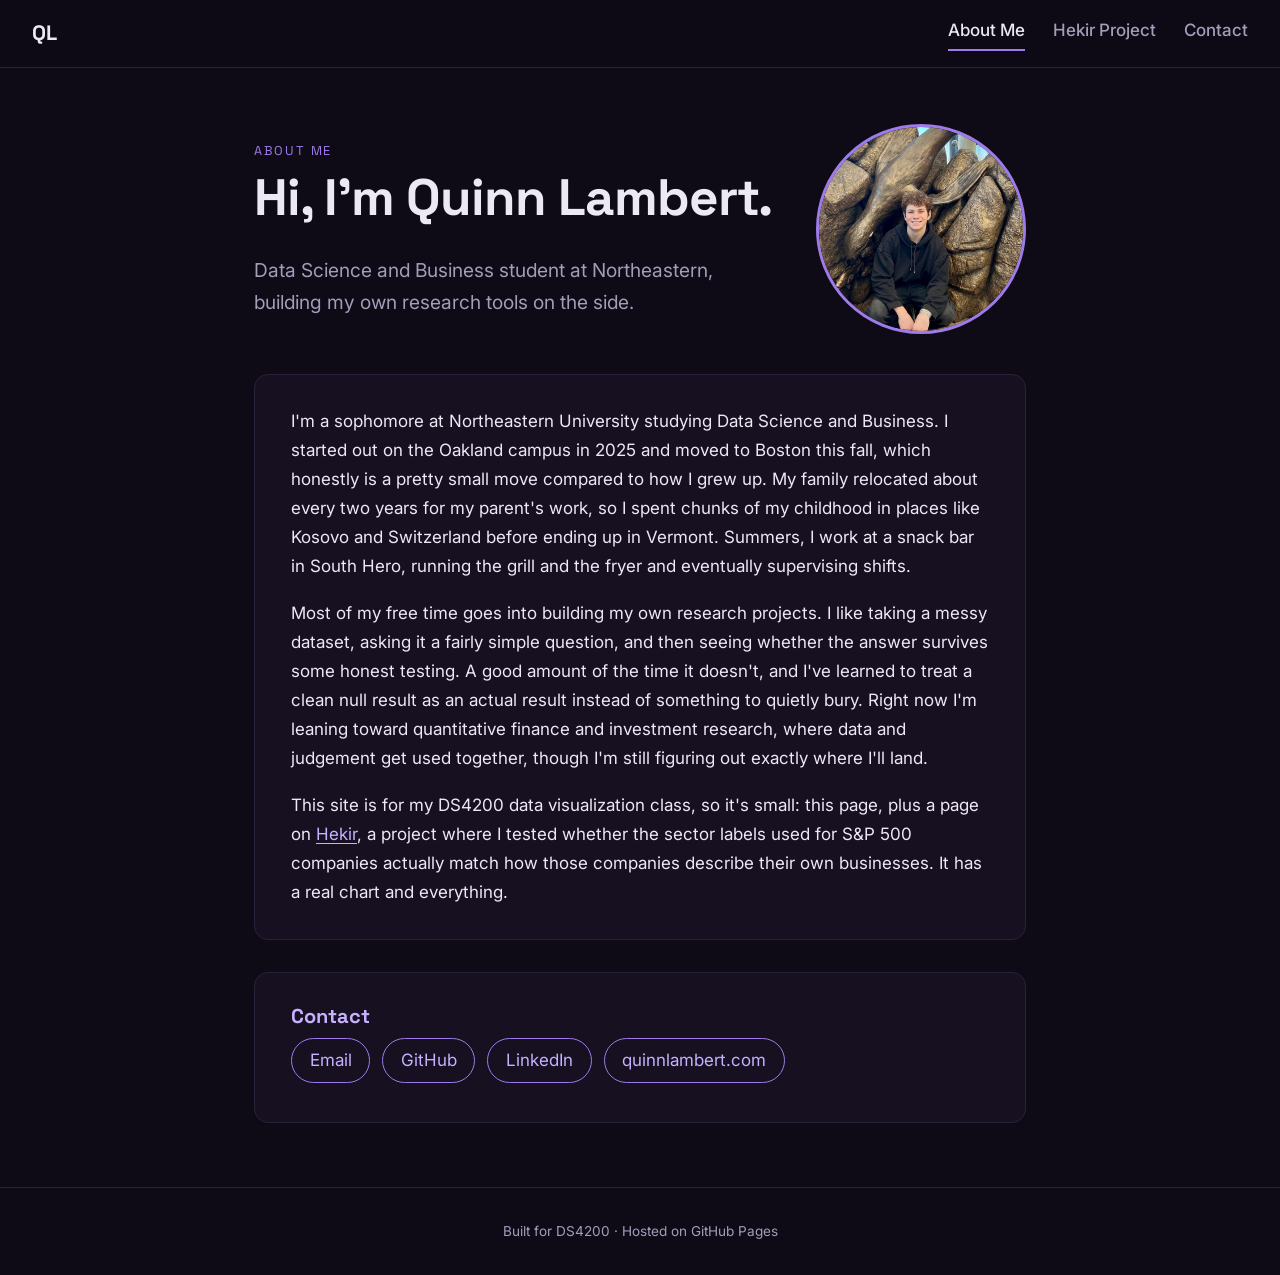
<file: index.html>
<!DOCTYPE html>
<html lang="en">
<head>
  <meta charset="UTF-8">
  <meta name="viewport" content="width=device-width, initial-scale=1.0">
  <title>Quinn Lambert | About Me</title>
  <link rel="preconnect" href="https://fonts.googleapis.com">
  <link rel="preconnect" href="https://fonts.gstatic.com" crossorigin>
  <link href="https://fonts.googleapis.com/css2?family=Space+Grotesk:wght@500;700&family=Inter:wght@400;500&display=swap" rel="stylesheet">
  <link rel="stylesheet" href="style.css">
</head>
<body>

  <header class="site-header">
    <a class="logo" href="index.html">QL</a>
    <nav>
      <a href="index.html" class="active">About Me</a>
      <a href="about.html">Hekir Project</a>
      <a href="#contact">Contact</a>
    </nav>
  </header>

  <main class="container">
    <section class="hero">
      <div class="hero-text">
        <p class="eyebrow">About me</p>
        <h1>Hi, I'm Quinn Lambert.</h1>
        <p class="lead">Data Science and Business student at Northeastern, building my own research tools on the side.</p>
      </div>
      <img class="portrait" src="images/me.jpg" alt="Photo of Quinn Lambert">
    </section>

    <section class="card">
      <p>
        I'm a sophomore at Northeastern University studying Data Science and Business. I started
        out on the Oakland campus in 2025 and moved to Boston this fall, which honestly is a pretty
        small move compared to how I grew up. My family relocated about every two years for my
        parent's work, so I spent chunks of my childhood in places like Kosovo and Switzerland
        before ending up in Vermont. Summers, I work at a snack bar in South Hero, running the
        grill and the fryer and eventually supervising shifts.
      </p>
      <p>
        Most of my free time goes into building my own research projects. I like taking a messy
        dataset, asking it a fairly simple question, and then seeing whether the answer survives
        some honest testing. A good amount of the time it doesn't, and I've learned to treat a
        clean null result as an actual result instead of something to quietly bury. Right now I'm
        leaning toward quantitative finance and investment research, where data and judgement get
        used together, though I'm still figuring out exactly where I'll land.
      </p>
      <p>
        This site is for my DS4200 data visualization class, so it's small: this page, plus a
        page on <a href="about.html">Hekir</a>, a project where I tested whether the sector labels
        used for S&amp;P 500 companies actually match how those companies describe their own
        businesses. It has a real chart and everything.
      </p>
    </section>

    <section id="contact" class="card contact">
      <h3>Contact</h3>
      <ul class="contact-links">
        <li><a href="mailto:quinnlambert0@gmail.com">Email</a></li>
        <li><a href="https://github.com/Nalomun" target="_blank" rel="noopener">GitHub</a></li>
        <li><a href="https://www.linkedin.com/in/quinnlambert" target="_blank" rel="noopener">LinkedIn</a></li>
        <li><a href="https://quinnlambert.com" target="_blank" rel="noopener">quinnlambert.com</a></li>
      </ul>
    </section>
  </main>

  <footer class="site-footer">
    <p>Built for DS4200 &middot; Hosted on GitHub Pages</p>
  </footer>

</body>
</html>
</file>
<file: style.css>
/* ---------- Color scheme ---------- */
:root {
  --bg: #0e0a16;
  --surface: #161021;
  --border: #2a2138;
  --text: #ece8f4;
  --muted: #a69cba;
  --accent: #9d7bea;
  --accent-light: #c6b0ff;
}

/* ---------- Base + typography ---------- */
* { box-sizing: border-box; }

body {
  margin: 0;
  background: var(--bg);
  color: var(--text);
  font-family: "Inter", system-ui, sans-serif;
  font-size: 17px;
  line-height: 1.7;
}

h1, h2, h3 {
  font-family: "Space Grotesk", sans-serif;
  line-height: 1.15;
  margin: 0 0 0.5em;
}

h1 { font-size: 3.2rem; letter-spacing: -0.02em; }   /* main heading on home page */
h2 { font-size: 2.1rem; letter-spacing: -0.01em; }   /* smaller page heading on Hekir page */
h3 { font-size: 1.25rem; color: var(--accent-light); }

p { margin: 0 0 1.1em; }
p:last-child { margin-bottom: 0; }

a { color: var(--accent-light); text-decoration-thickness: 1px; text-underline-offset: 3px; }
a:hover { color: #fff; }

code {
  font-size: 0.9em;
  background: var(--border);
  padding: 0.1em 0.35em;
  border-radius: 4px;
}

.eyebrow {
  font-family: "Space Grotesk", sans-serif;
  text-transform: uppercase;
  letter-spacing: 0.15em;
  font-size: 0.8rem;
  color: var(--accent);
  margin-bottom: 0.6em;
}

.lead { font-size: 1.2rem; color: var(--muted); }
.small { font-size: 0.92rem; color: var(--muted); }

/* ---------- Header / navigation ---------- */
.site-header {
  position: sticky;
  top: 0;
  z-index: 10;
  display: flex;
  justify-content: space-between;
  align-items: center;
  padding: 1rem 2rem;
  background: rgba(14, 10, 22, 0.9);
  backdrop-filter: blur(8px);
  border-bottom: 1px solid var(--border);
}

.logo {
  font-family: "Space Grotesk", sans-serif;
  font-weight: 700;
  font-size: 1.3rem;
  text-decoration: none;
  color: var(--text);
}

nav { display: flex; gap: 1.75rem; }

nav a {
  color: var(--muted);
  text-decoration: none;
  font-weight: 500;
  padding-bottom: 4px;
  border-bottom: 2px solid transparent;
}

nav a:hover, nav a.active { color: var(--text); border-bottom-color: var(--accent); }

/* ---------- Layout ---------- */
.container {
  max-width: 820px;
  margin: 0 auto;
  padding: 3.5rem 1.5rem 2rem;
}

section, figure { margin: 0 0 2rem; }

.card {
  background: var(--surface);
  border: 1px solid var(--border);
  border-radius: 14px;
  padding: 2rem 2.25rem;
}

.hero {
  display: flex;
  align-items: center;
  gap: 2.5rem;
  margin-bottom: 2.5rem;
}

.hero-text { flex: 1; }

.portrait {
  width: 210px;
  height: 210px;
  object-fit: cover;
  border-radius: 50%;
  border: 3px solid var(--accent);
}

.figure img {
  width: 100%;
  border-radius: 8px;
  background: #fff;
}

figcaption { margin-top: 0.9rem; font-size: 0.92rem; color: var(--muted); }

ol, ul { padding-left: 1.4rem; margin: 0; }
li { margin-bottom: 0.4rem; }

.contact-links {
  list-style: none;
  padding: 0;
  display: flex;
  flex-wrap: wrap;
  gap: 0.75rem;
}

.contact-links a {
  display: inline-block;
  padding: 0.45rem 1.1rem;
  border: 1px solid var(--accent);
  border-radius: 999px;
  text-decoration: none;
}

.contact-links a:hover { background: var(--accent); color: var(--bg); }

.site-footer {
  text-align: center;
  padding: 2rem;
  font-size: 0.85rem;
  color: var(--muted);
  border-top: 1px solid var(--border);
}

/* ---------- D3 chart ---------- */
.chart-sub { font-size: 0.92rem; color: var(--muted); }

#chart svg { display: block; width: 100%; height: auto; }

.bar { fill: var(--accent); }
.bar:hover { fill: var(--accent-light); }
.value { fill: var(--text); font-size: 12px; }
.axis text { fill: var(--muted); font-size: 12px; }
.axis path, .axis line { stroke: var(--border); }
.axis-label { fill: var(--muted); font-size: 12px; }

/* ---------- Small screens ---------- */
@media (max-width: 640px) {
  h1 { font-size: 2.4rem; }
  h2 { font-size: 1.7rem; }
  .hero { flex-direction: column-reverse; align-items: flex-start; }
  .card { padding: 1.5rem; }
  .site-header { padding: 1rem; }
  nav { gap: 1rem; font-size: 0.9rem; }
}
</file>
